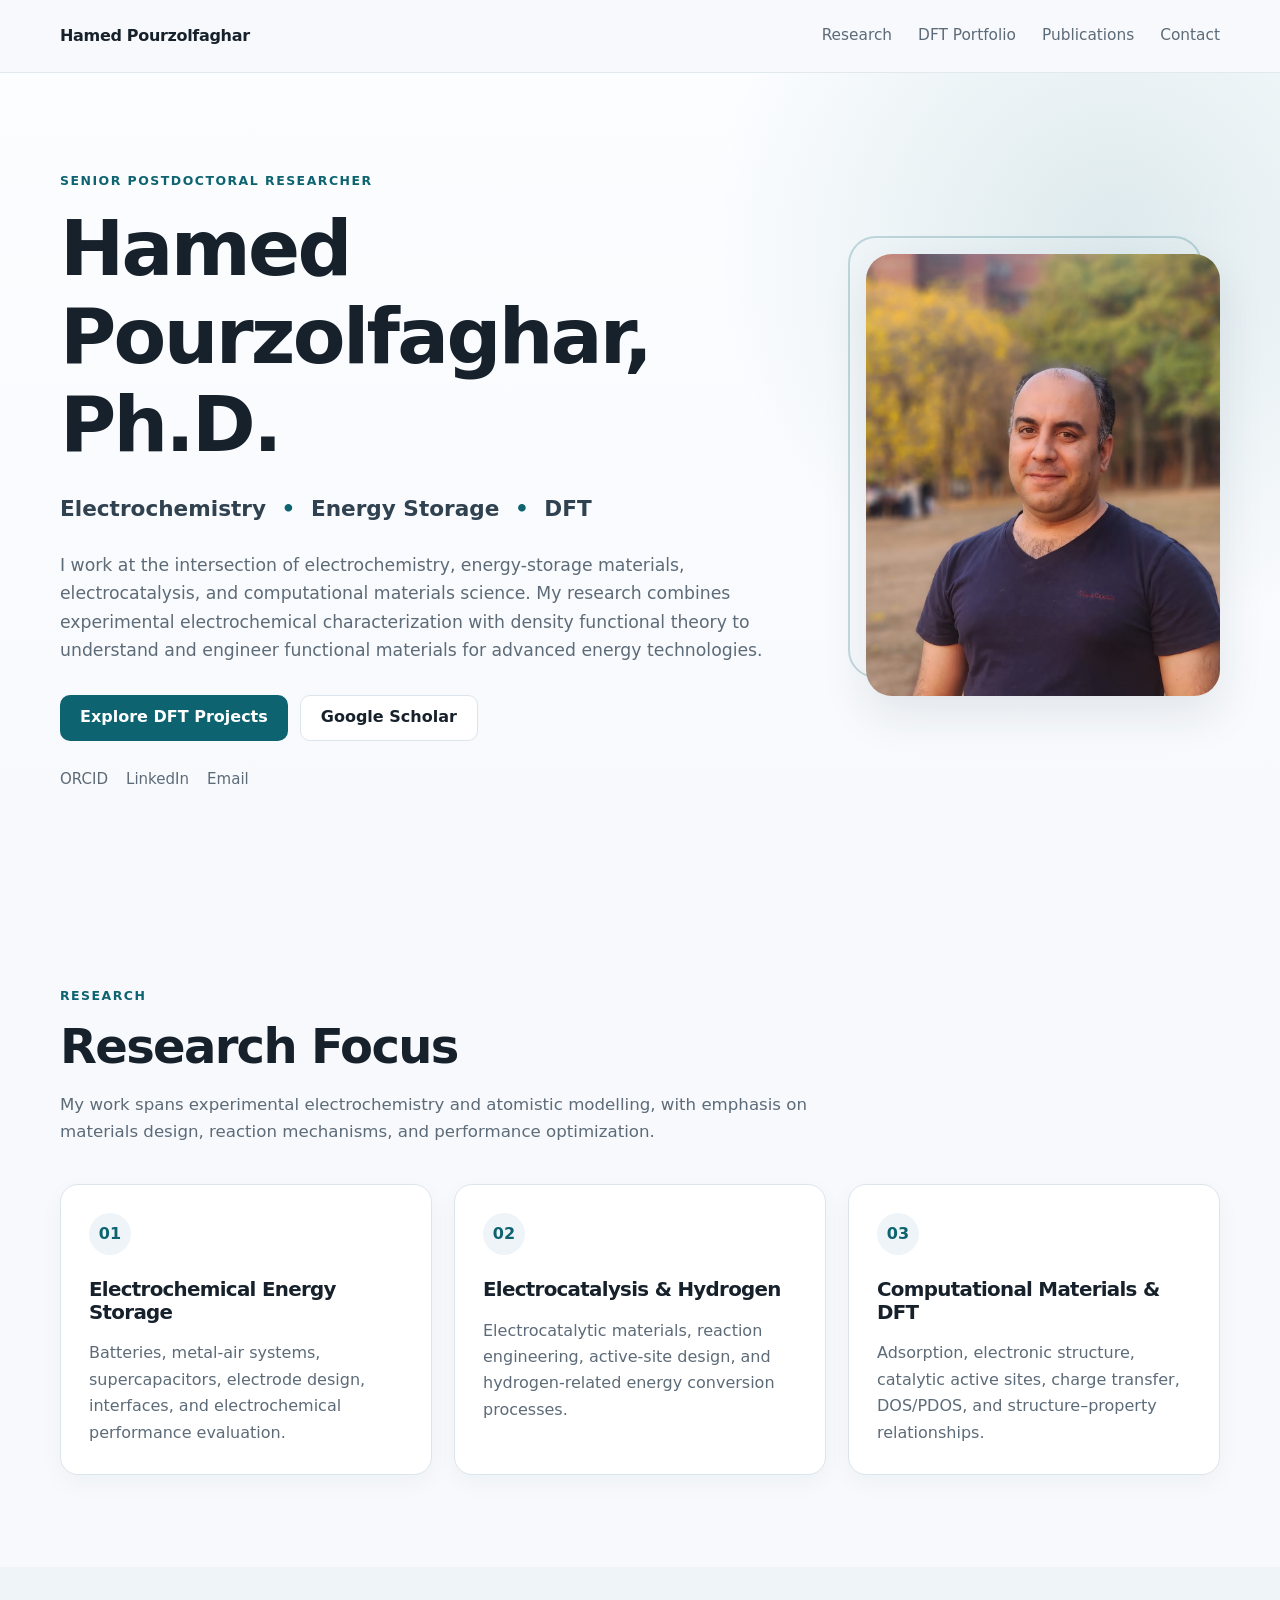
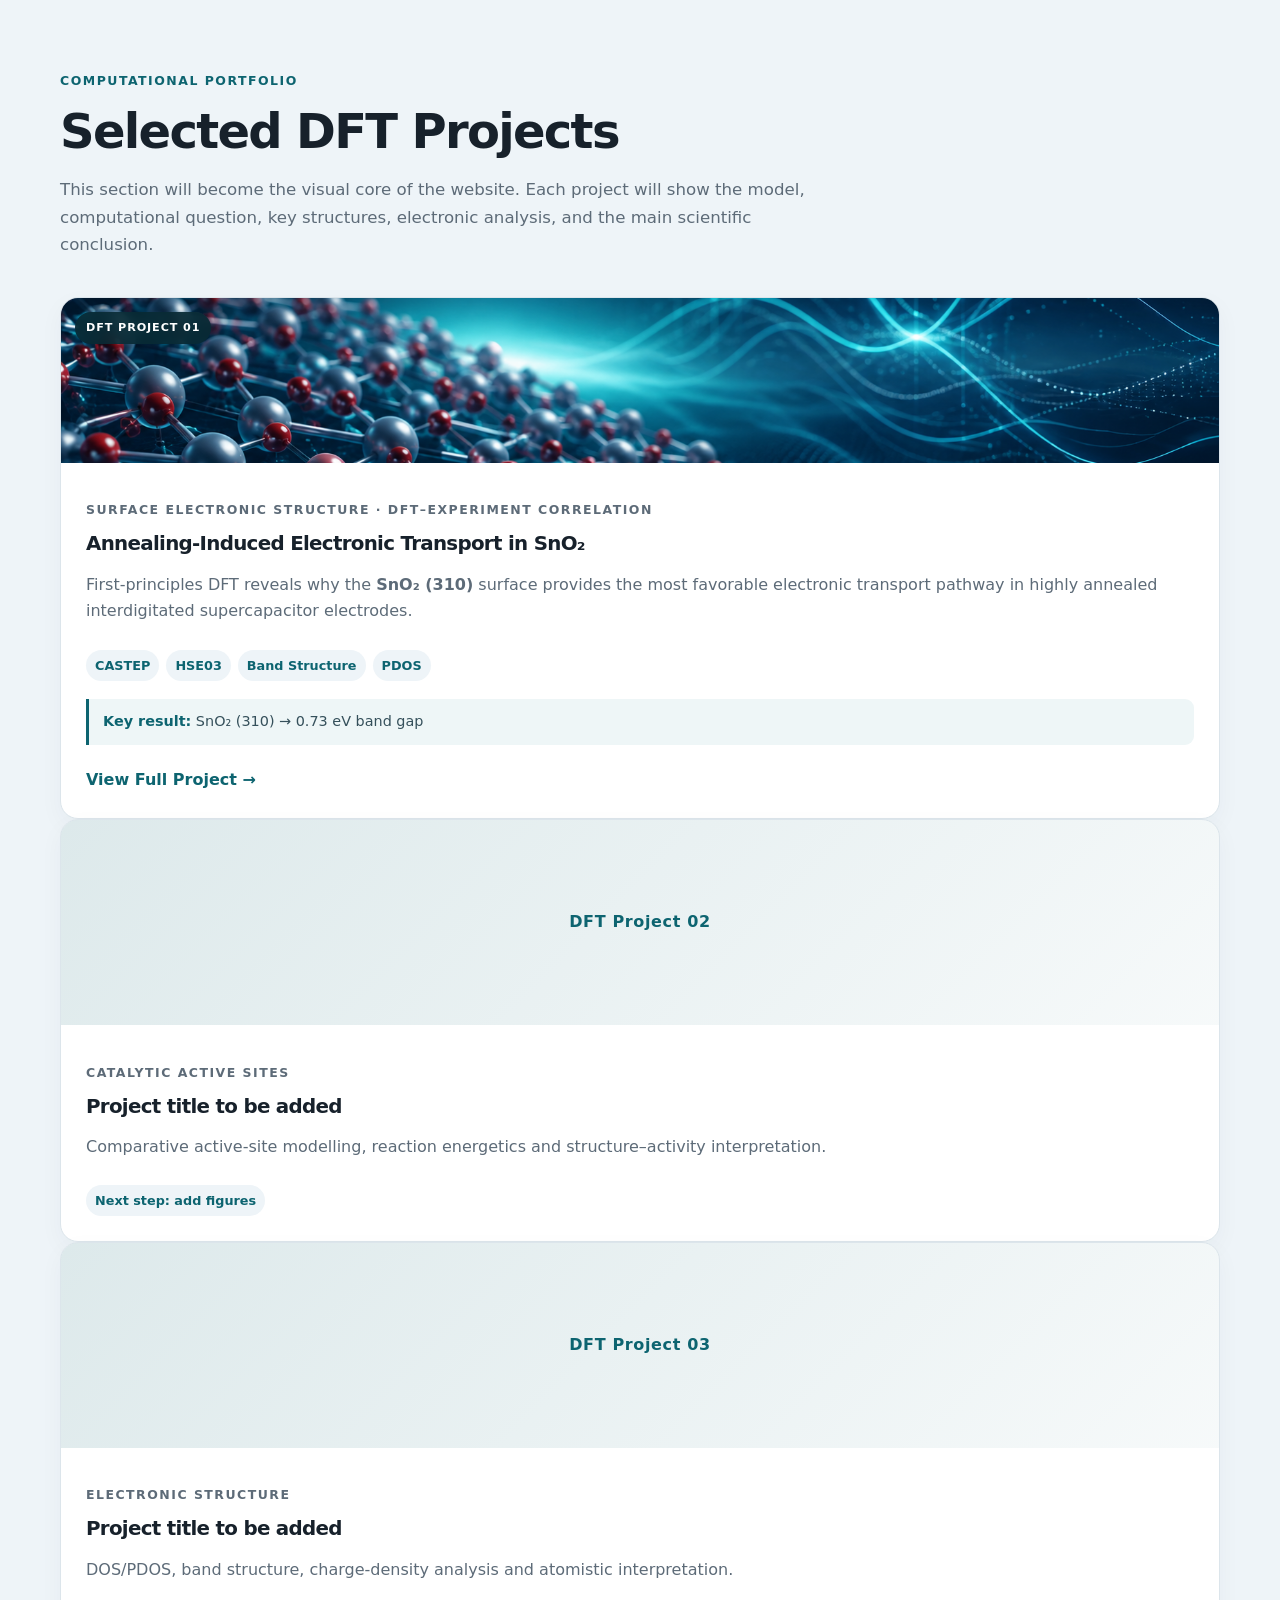
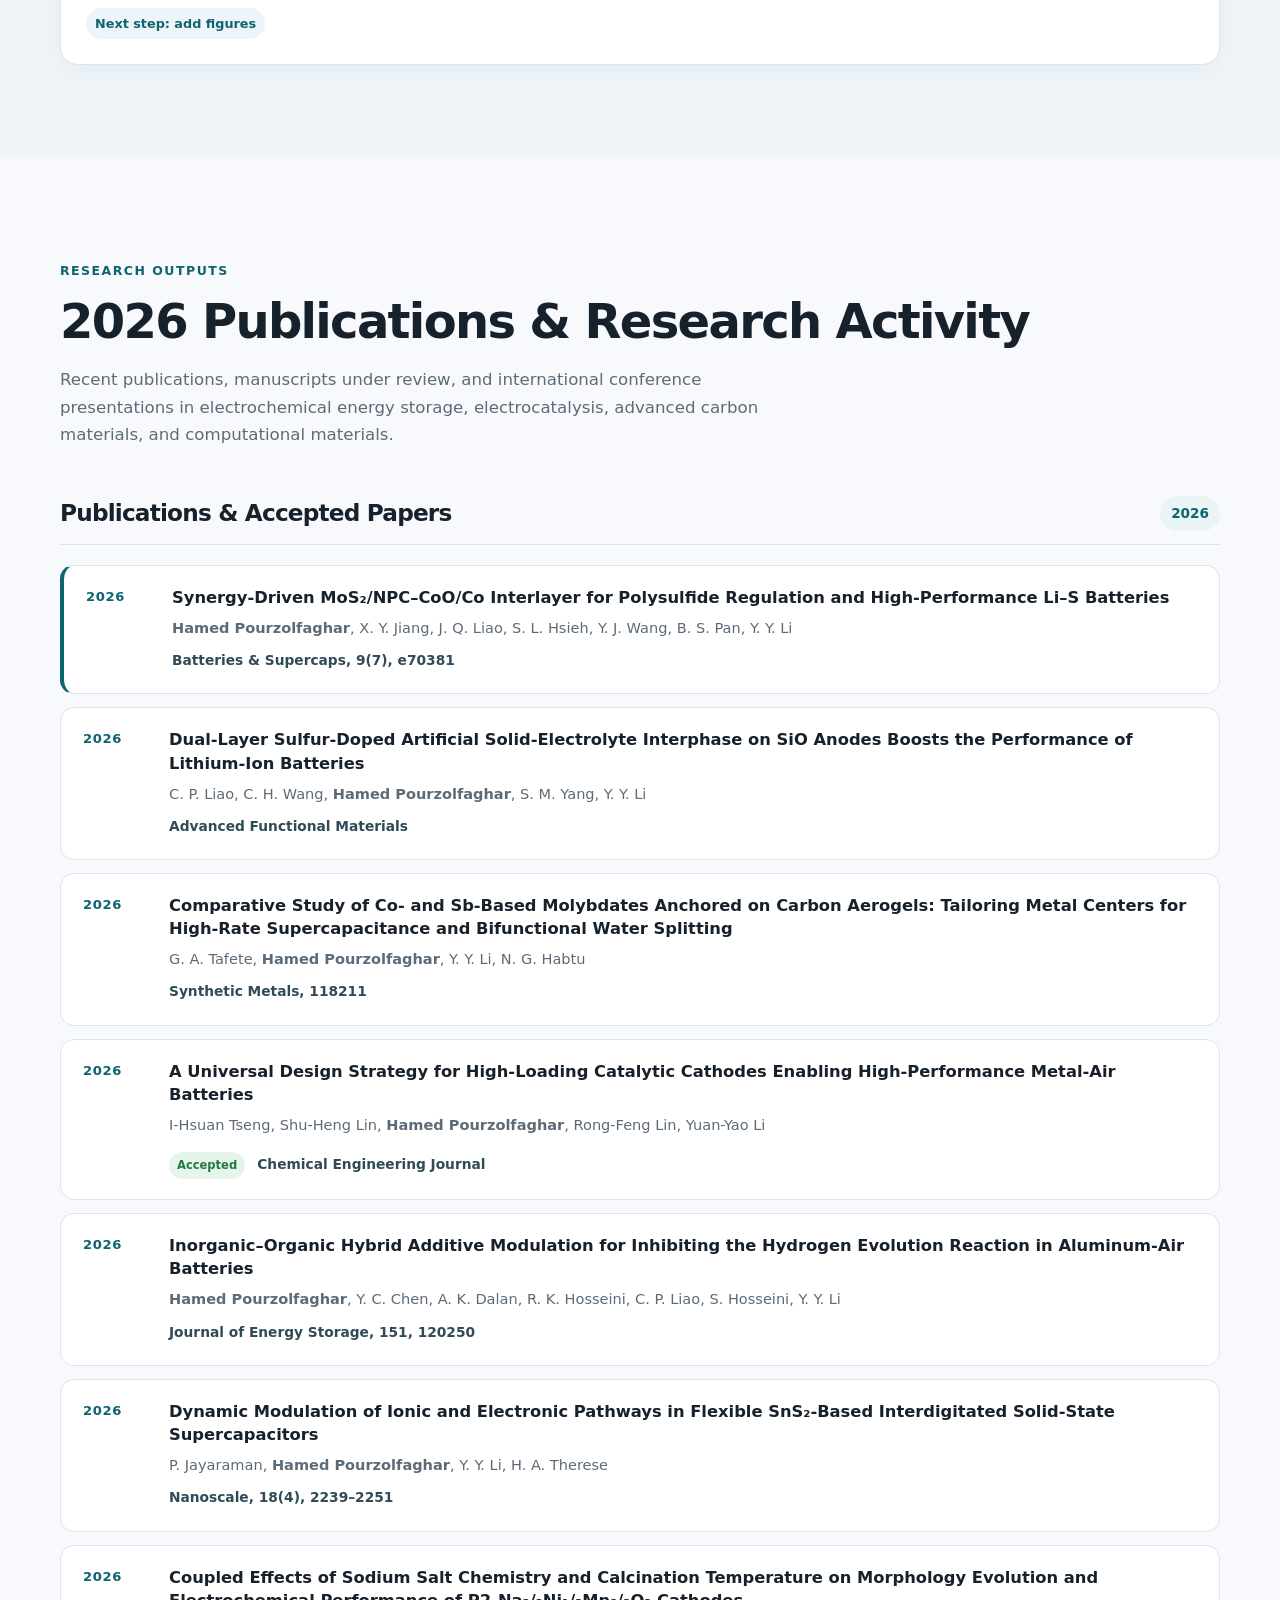
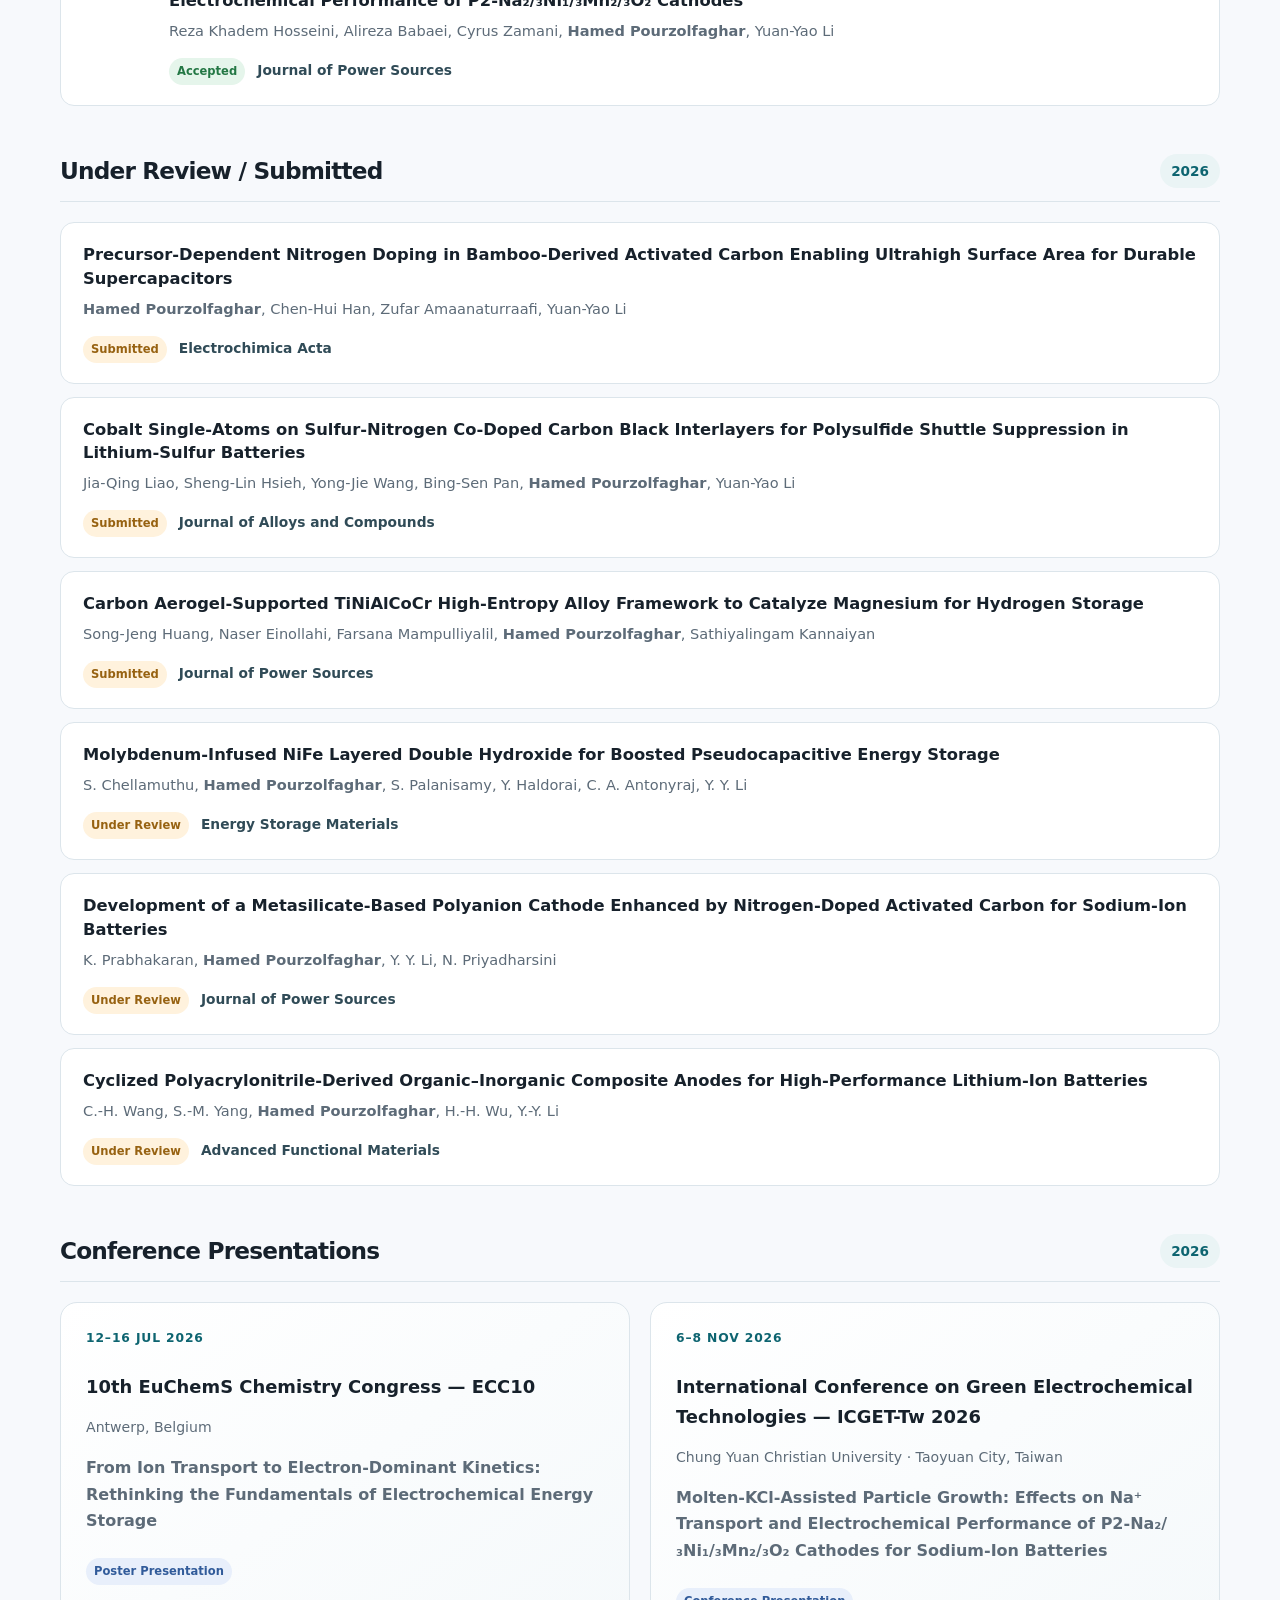
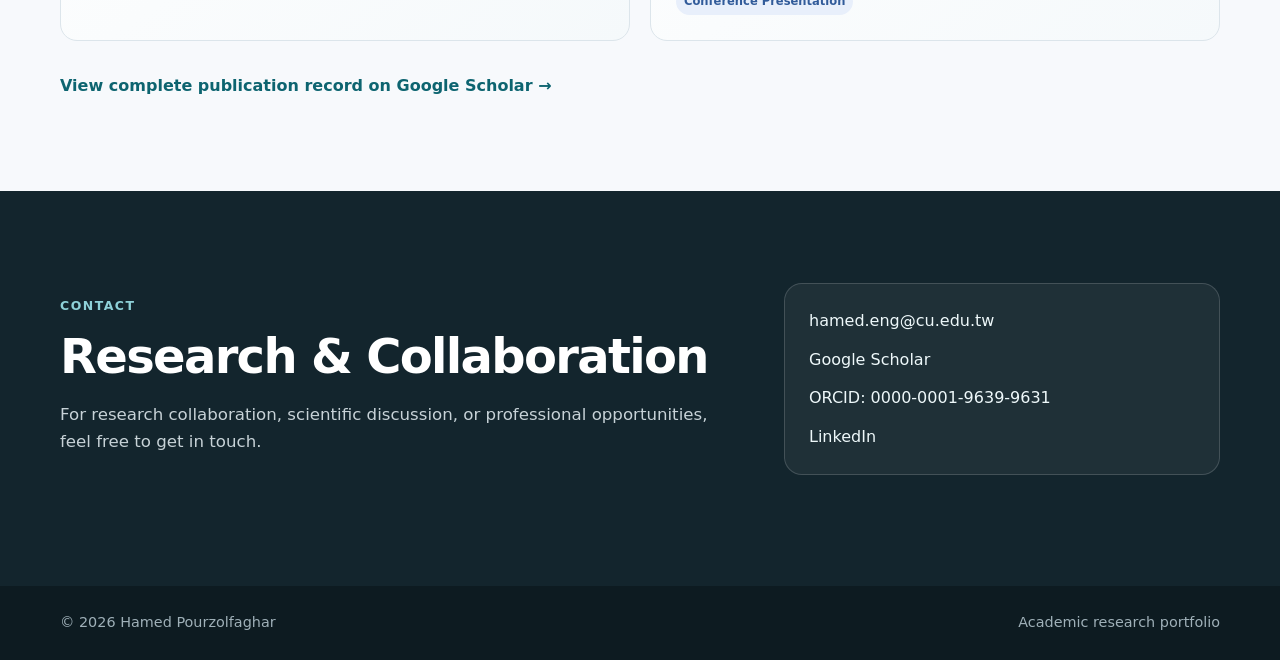
<file: index.html>
<!DOCTYPE html>
<html lang="en">
<head>
  <meta charset="UTF-8">
  <meta name="viewport" content="width=device-width, initial-scale=1.0">
  <meta name="description" content="Hamed Pourzolfaghar — Senior Postdoctoral Researcher in Electrochemistry, Energy Storage and Density Functional Theory (DFT).">
  <title>Hamed Pourzolfaghar | Researcher</title>
  <link rel="stylesheet" href="style.css">
</head>
<body>
  <header class="site-header">
    <div class="container nav-wrap">
      <a class="brand" href="#home">Hamed Pourzolfaghar</a>
      <nav class="nav" aria-label="Main navigation">
        <a href="#research">Research</a>
        <a href="#dft">DFT Portfolio</a>
        <a href="#publications">Publications</a>
        <a href="#contact">Contact</a>
      </nav>
    </div>
  </header>

  <main>
    <section class="hero" id="home">
      <div class="container hero-grid">
        <div class="hero-copy">
          <p class="eyebrow">Senior Postdoctoral Researcher</p>
          <h1>Hamed Pourzolfaghar, Ph.D.</h1>
          <p class="tagline">Electrochemistry <span>•</span> Energy Storage <span>•</span> DFT</p>
          <p class="intro">
            I work at the intersection of electrochemistry, energy-storage materials,
            electrocatalysis, and computational materials science. My research combines
            experimental electrochemical characterization with density functional theory
            to understand and engineer functional materials for advanced energy technologies.
          </p>
          <div class="hero-actions">
            <a class="btn primary" href="#dft">Explore DFT Projects</a>
            <a class="btn secondary" href="https://scholar.google.com/citations?user=iEouX6wAAAAJ&hl=en" target="_blank" rel="noopener">Google Scholar</a>
          </div>
          <div class="profile-links">
            <a href="https://orcid.org/0000-0001-9639-9631" target="_blank" rel="noopener">ORCID</a>
            <a href="https://www.linkedin.com/in/hamed-pourzolfaghar-phd-41b83231/" target="_blank" rel="noopener">LinkedIn</a>
            <a href="mailto:hamed.eng@cu.edu.tw">Email</a>
          </div>
        </div>

        <div class="hero-photo-wrap">
          <img class="hero-photo" src="hamed-pourzolfaghar.jpg" alt="Portrait of Hamed Pourzolfaghar">
        </div>
      </div>
    </section>

    <section class="section" id="research">
      <div class="container">
        <p class="section-kicker">Research</p>
        <h2>Research Focus</h2>
        <p class="section-lead">
          My work spans experimental electrochemistry and atomistic modelling, with emphasis
          on materials design, reaction mechanisms, and performance optimization.
        </p>

        <div class="card-grid three">
          <article class="card">
            <div class="card-number">01</div>
            <h3>Electrochemical Energy Storage</h3>
            <p>Batteries, metal-air systems, supercapacitors, electrode design, interfaces, and electrochemical performance evaluation.</p>
          </article>

          <article class="card">
            <div class="card-number">02</div>
            <h3>Electrocatalysis & Hydrogen</h3>
            <p>Electrocatalytic materials, reaction engineering, active-site design, and hydrogen-related energy conversion processes.</p>
          </article>

          <article class="card">
            <div class="card-number">03</div>
            <h3>Computational Materials & DFT</h3>
            <p>Adsorption, electronic structure, catalytic active sites, charge transfer, DOS/PDOS, and structure–property relationships.</p>
          </article>
        </div>
      </div>
    </section>

    <section class="section alt" id="dft">
      <div class="container">
        <p class="section-kicker">Computational Portfolio</p>
        <h2>Selected DFT Projects</h2>
        <p class="section-lead">
          This section will become the visual core of the website. Each project will show
          the model, computational question, key structures, electronic analysis, and the
          main scientific conclusion.
        </p>

<article class="project-card dft-feature-card">

  <a class="project-image-link"
     href="dft-project-1.html"
     aria-label="View DFT Project 1">

    <div class="project-image-wrap">
      <img
  class="project-image"
  src="dft-project-cover.png"
  alt="Computational materials and DFT research">

      <div class="project-image-overlay">
        <span>Explore Project →</span>
      </div>

      <div class="project-number-badge">
        DFT PROJECT 01
      </div>
    </div>

  </a>

  <div class="project-content">

    <p class="project-type">
      Surface Electronic Structure · DFT–Experiment Correlation
    </p>

    <h3>
      Annealing-Induced Electronic Transport in SnO₂
    </h3>

    <p>
      First-principles DFT reveals why the
      <strong>SnO₂ (310)</strong> surface provides the most favorable
      electronic transport pathway in highly annealed interdigitated
      supercapacitor electrodes.
    </p>

    <div class="project-tags">
      <span class="status">CASTEP</span>
      <span class="status">HSE03</span>
      <span class="status">Band Structure</span>
      <span class="status">PDOS</span>
    </div>

    <div class="project-highlight">
      <strong>Key result:</strong>
      SnO₂ (310) → 0.73 eV band gap
    </div>

    <a class="text-link project-view-link"
       href="dft-project-1.html">
      View Full Project →
    </a>

  </div>
</article>

          <article class="project-card">
            <div class="project-placeholder">DFT Project 02</div>
            <div class="project-content">
              <p class="project-type">Catalytic Active Sites</p>
              <h3>Project title to be added</h3>
              <p>Comparative active-site modelling, reaction energetics and structure–activity interpretation.</p>
              <span class="status">Next step: add figures</span>
            </div>
          </article>

          <article class="project-card">
            <div class="project-placeholder">DFT Project 03</div>
            <div class="project-content">
              <p class="project-type">Electronic Structure</p>
              <h3>Project title to be added</h3>
              <p>DOS/PDOS, band structure, charge-density analysis and atomistic interpretation.</p>
              <span class="status">Next step: add figures</span>
            </div>
          </article>
        </div>
      </div>
    </section>

   <section class="section" id="publications">
  <div class="container">

    <p class="section-kicker">Research Outputs</p>
    <h2>2026 Publications & Research Activity</h2>

    <p class="section-lead">
      Recent publications, manuscripts under review, and international
      conference presentations in electrochemical energy storage,
      electrocatalysis, advanced carbon materials, and computational materials.
    </p>

    <!-- =========================
         PUBLISHED / ACCEPTED
         ========================= -->

    <div class="output-group">

      <div class="output-heading">
        <h3>Publications & Accepted Papers</h3>
        <span class="output-count">2026</span>
      </div>

      <div class="publication-list">

        <article class="publication-item featured-output">
          <div class="publication-year">2026</div>
          <div>
            <h4>
              Synergy-Driven MoS₂/NPC–CoO/Co Interlayer for Polysulfide
              Regulation and High-Performance Li–S Batteries
            </h4>
            <p>
              <strong>Hamed Pourzolfaghar</strong>, X. Y. Jiang, J. Q. Liao,
              S. L. Hsieh, Y. J. Wang, B. S. Pan, Y. Y. Li
            </p>
            <span class="journal-name">Batteries & Supercaps, 9(7), e70381</span>
          </div>
        </article>


        <article class="publication-item">
          <div class="publication-year">2026</div>
          <div>
            <h4>
              Dual-Layer Sulfur-Doped Artificial Solid-Electrolyte Interphase
              on SiO Anodes Boosts the Performance of Lithium-Ion Batteries
            </h4>
            <p>
              C. P. Liao, C. H. Wang, <strong>Hamed Pourzolfaghar</strong>,
              S. M. Yang, Y. Y. Li
            </p>
            <span class="journal-name">Advanced Functional Materials</span>
          </div>
        </article>


        <article class="publication-item">
          <div class="publication-year">2026</div>
          <div>
            <h4>
              Comparative Study of Co- and Sb-Based Molybdates Anchored on
              Carbon Aerogels: Tailoring Metal Centers for High-Rate
              Supercapacitance and Bifunctional Water Splitting
            </h4>
            <p>
              G. A. Tafete, <strong>Hamed Pourzolfaghar</strong>,
              Y. Y. Li, N. G. Habtu
            </p>
            <span class="journal-name">Synthetic Metals, 118211</span>
          </div>
        </article>


        <article class="publication-item">
          <div class="publication-year">2026</div>
          <div>
            <h4>
              A Universal Design Strategy for High-Loading Catalytic Cathodes
              Enabling High-Performance Metal-Air Batteries
            </h4>
            <p>
              I-Hsuan Tseng, Shu-Heng Lin,
              <strong>Hamed Pourzolfaghar</strong>,
              Rong-Feng Lin, Yuan-Yao Li
            </p>
            <span class="status accepted">Accepted</span>
            <span class="journal-name">Chemical Engineering Journal</span>
          </div>
        </article>


        <article class="publication-item">
          <div class="publication-year">2026</div>
          <div>
            <h4>
              Inorganic–Organic Hybrid Additive Modulation for Inhibiting the
              Hydrogen Evolution Reaction in Aluminum-Air Batteries
            </h4>
            <p>
              <strong>Hamed Pourzolfaghar</strong>, Y. C. Chen,
              A. K. Dalan, R. K. Hosseini, C. P. Liao, S. Hosseini,
              Y. Y. Li
            </p>
            <span class="journal-name">
              Journal of Energy Storage, 151, 120250
            </span>
          </div>
        </article>


        <article class="publication-item">
          <div class="publication-year">2026</div>
          <div>
            <h4>
              Dynamic Modulation of Ionic and Electronic Pathways in Flexible
              SnS₂-Based Interdigitated Solid-State Supercapacitors
            </h4>
            <p>
              P. Jayaraman, <strong>Hamed Pourzolfaghar</strong>,
              Y. Y. Li, H. A. Therese
            </p>
            <span class="journal-name">
              Nanoscale, 18(4), 2239–2251
            </span>
          </div>
        </article>


        <article class="publication-item">
          <div class="publication-year">2026</div>
          <div>
            <h4>
              Coupled Effects of Sodium Salt Chemistry and Calcination
              Temperature on Morphology Evolution and Electrochemical
              Performance of P2-Na₂/₃Ni₁/₃Mn₂/₃O₂ Cathodes
            </h4>
            <p>
              Reza Khadem Hosseini, Alireza Babaei, Cyrus Zamani,
              <strong>Hamed Pourzolfaghar</strong>, Yuan-Yao Li
            </p>
            <span class="status accepted">Accepted</span>
            <span class="journal-name">Journal of Power Sources</span>
          </div>
        </article>

      </div>
    </div>


    <!-- =========================
         UNDER REVIEW / SUBMITTED
         ========================= -->

    <div class="output-group">

      <div class="output-heading">
        <h3>Under Review / Submitted</h3>
        <span class="output-count">2026</span>
      </div>

      <div class="publication-list compact">

        <article class="publication-item">
          <div>
            <h4>
              Precursor-Dependent Nitrogen Doping in Bamboo-Derived Activated
              Carbon Enabling Ultrahigh Surface Area for Durable Supercapacitors
            </h4>
            <p>
              <strong>Hamed Pourzolfaghar</strong>, Chen-Hui Han,
              Zufar Amaanaturraafi, Yuan-Yao Li
            </p>
            <span class="status review">Submitted</span>
            <span class="journal-name">Electrochimica Acta</span>
          </div>
        </article>


        <article class="publication-item">
          <div>
            <h4>
              Cobalt Single-Atoms on Sulfur-Nitrogen Co-Doped Carbon Black
              Interlayers for Polysulfide Shuttle Suppression in
              Lithium-Sulfur Batteries
            </h4>
            <p>
              Jia-Qing Liao, Sheng-Lin Hsieh, Yong-Jie Wang,
              Bing-Sen Pan, <strong>Hamed Pourzolfaghar</strong>,
              Yuan-Yao Li
            </p>
            <span class="status review">Submitted</span>
            <span class="journal-name">
              Journal of Alloys and Compounds
            </span>
          </div>
        </article>


        <article class="publication-item">
          <div>
            <h4>
              Carbon Aerogel-Supported TiNiAlCoCr High-Entropy Alloy Framework
              to Catalyze Magnesium for Hydrogen Storage
            </h4>
            <p>
              Song-Jeng Huang, Naser Einollahi, Farsana Mampulliyalil,
              <strong>Hamed Pourzolfaghar</strong>,
              Sathiyalingam Kannaiyan
            </p>
            <span class="status review">Submitted</span>
            <span class="journal-name">Journal of Power Sources</span>
          </div>
        </article>


        <article class="publication-item">
          <div>
            <h4>
              Molybdenum-Infused NiFe Layered Double Hydroxide for Boosted
              Pseudocapacitive Energy Storage
            </h4>
            <p>
              S. Chellamuthu, <strong>Hamed Pourzolfaghar</strong>,
              S. Palanisamy, Y. Haldorai, C. A. Antonyraj, Y. Y. Li
            </p>
            <span class="status review">Under Review</span>
            <span class="journal-name">Energy Storage Materials</span>
          </div>
        </article>


        <article class="publication-item">
          <div>
            <h4>
              Development of a Metasilicate-Based Polyanion Cathode Enhanced
              by Nitrogen-Doped Activated Carbon for Sodium-Ion Batteries
            </h4>
            <p>
              K. Prabhakaran, <strong>Hamed Pourzolfaghar</strong>,
              Y. Y. Li, N. Priyadharsini
            </p>
            <span class="status review">Under Review</span>
            <span class="journal-name">Journal of Power Sources</span>
          </div>
        </article>


        <article class="publication-item">
          <div>
            <h4>
              Cyclized Polyacrylonitrile-Derived Organic–Inorganic Composite
              Anodes for High-Performance Lithium-Ion Batteries
            </h4>
            <p>
              C.-H. Wang, S.-M. Yang,
              <strong>Hamed Pourzolfaghar</strong>,
              H.-H. Wu, Y.-Y. Li
            </p>
            <span class="status review">Under Review</span>
            <span class="journal-name">
              Advanced Functional Materials
            </span>
          </div>
        </article>

      </div>
    </div>


    <!-- =========================
         CONFERENCES
         ========================= -->

    <div class="output-group">

      <div class="output-heading">
        <h3>Conference Presentations</h3>
        <span class="output-count">2026</span>
      </div>

      <div class="conference-grid">

        <article class="conference-card">
          <div class="conference-date">12–16 JUL 2026</div>

          <h4>10th EuChemS Chemistry Congress — ECC10</h4>

          <p class="conference-location">
            Antwerp, Belgium
          </p>

          <p>
            <strong>
              From Ion Transport to Electron-Dominant Kinetics:
              Rethinking the Fundamentals of Electrochemical Energy Storage
            </strong>
          </p>

          <span class="status conference">Poster Presentation</span>
        </article>


        <article class="conference-card">
          <div class="conference-date">6–8 NOV 2026</div>

          <h4>
            International Conference on Green Electrochemical Technologies
            — ICGET-Tw 2026
          </h4>

          <p class="conference-location">
            Chung Yuan Christian University · Taoyuan City, Taiwan
          </p>

          <p>
            <strong>
              Molten-KCl-Assisted Particle Growth: Effects on Na⁺ Transport
              and Electrochemical Performance of
              P2-Na₂/₃Ni₁/₃Mn₂/₃O₂ Cathodes for Sodium-Ion Batteries
            </strong>
          </p>

          <span class="status conference">Conference Presentation</span>
        </article>

      </div>
    </div>


    <div class="publication-footer">
      <a class="text-link"
         href="https://scholar.google.com/citations?user=iEouX6wAAAAJ&hl=en"
         target="_blank"
         rel="noopener">
        View complete publication record on Google Scholar →
      </a>
    </div>

  </div>
</section>

    <section class="section contact-section" id="contact">
      <div class="container contact-grid">
        <div>
          <p class="section-kicker">Contact</p>
          <h2>Research & Collaboration</h2>
          <p class="section-lead">
            For research collaboration, scientific discussion, or professional opportunities,
            feel free to get in touch.
          </p>
        </div>
        <div class="contact-card">
          <a href="mailto:hamed.eng@cu.edu.tw">hamed.eng@cu.edu.tw</a>
          <a href="https://scholar.google.com/citations?user=iEouX6wAAAAJ&hl=en" target="_blank" rel="noopener">Google Scholar</a>
          <a href="https://orcid.org/0000-0001-9639-9631" target="_blank" rel="noopener">ORCID: 0000-0001-9639-9631</a>
          <a href="https://www.linkedin.com/in/hamed-pourzolfaghar-phd-41b83231/" target="_blank" rel="noopener">LinkedIn</a>
        </div>
      </div>
    </section>
  </main>

  <footer>
    <div class="container footer-wrap">
      <span>© <span id="year"></span> Hamed Pourzolfaghar</span>
      <span>Academic research portfolio</span>
    </div>
  </footer>

  <script>
    document.getElementById("year").textContent = new Date().getFullYear();
  </script>
</body>
</html>
</file>
<file: style.css>
/* Hamed Pourzolfaghar — academic portfolio */
:root {
  --bg: #f7f9fc;
  --surface: #ffffff;
  --surface-2: #eef4f8;
  --text: #17212b;
  --muted: #5d6b78;
  --accent: #0d6470;
  --accent-dark: #084c55;
  --line: #dce5eb;
  --shadow: 0 18px 45px rgba(25, 51, 64, 0.10);
  --radius: 18px;
  --max: 1160px;
}

* { box-sizing: border-box; }
html { scroll-behavior: smooth; }

body {
  margin: 0;
  font-family: Inter, ui-sans-serif, system-ui, -apple-system, BlinkMacSystemFont, "Segoe UI", sans-serif;
  color: var(--text);
  background: var(--bg);
  line-height: 1.65;
}

a { color: inherit; text-decoration: none; }
img { display: block; max-width: 100%; }

.container {
  width: min(calc(100% - 40px), var(--max));
  margin-inline: auto;
}

.site-header {
  position: sticky;
  top: 0;
  z-index: 100;
  background: rgba(247, 249, 252, 0.92);
  backdrop-filter: blur(12px);
  border-bottom: 1px solid rgba(220, 229, 235, 0.8);
}

.nav-wrap {
  min-height: 72px;
  display: flex;
  align-items: center;
  justify-content: space-between;
  gap: 30px;
}

.brand {
  font-weight: 750;
  letter-spacing: -0.02em;
}

.nav {
  display: flex;
  gap: 26px;
  color: var(--muted);
  font-size: 0.96rem;
}

.nav a:hover { color: var(--accent); }

.hero {
  padding: 86px 0 90px;
  background:
    radial-gradient(circle at 87% 20%, rgba(13, 100, 112, 0.12), transparent 31%),
    linear-gradient(180deg, #fbfdff 0%, var(--bg) 100%);
}

.hero-grid {
  display: grid;
  grid-template-columns: 1.35fr 0.65fr;
  align-items: center;
  gap: 72px;
}

.eyebrow, .section-kicker, .project-type {
  color: var(--accent);
  font-weight: 750;
  text-transform: uppercase;
  letter-spacing: 0.12em;
  font-size: 0.78rem;
}

h1, h2, h3 {
  line-height: 1.15;
  letter-spacing: -0.035em;
  margin-top: 0;
}

h1 {
  font-size: clamp(2.8rem, 6vw, 5rem);
  margin-bottom: 18px;
  max-width: 850px;
}

h2 {
  font-size: clamp(2rem, 4vw, 3rem);
  margin-bottom: 16px;
}

h3 {
  font-size: 1.24rem;
  margin-bottom: 10px;
}

.tagline {
  font-size: clamp(1.05rem, 2vw, 1.35rem);
  font-weight: 650;
  color: #304150;
}

.tagline span {
  color: var(--accent);
  padding: 0 8px;
}

.intro {
  color: var(--muted);
  font-size: 1.08rem;
  max-width: 760px;
  margin: 24px 0 30px;
}

.hero-actions {
  display: flex;
  gap: 12px;
  flex-wrap: wrap;
}

.btn {
  display: inline-flex;
  align-items: center;
  justify-content: center;
  min-height: 46px;
  padding: 0 20px;
  border-radius: 10px;
  font-weight: 700;
}

.btn.primary {
  background: var(--accent);
  color: white;
}

.btn.primary:hover { background: var(--accent-dark); }

.btn.secondary {
  background: var(--surface);
  border: 1px solid var(--line);
}

.profile-links {
  display: flex;
  gap: 18px;
  flex-wrap: wrap;
  margin-top: 26px;
  color: var(--muted);
  font-size: 0.94rem;
}

.profile-links a:hover { color: var(--accent); }

.hero-photo-wrap {
  position: relative;
}

.hero-photo-wrap::before {
  content: "";
  position: absolute;
  inset: -18px 18px 18px -18px;
  border: 2px solid rgba(13, 100, 112, 0.22);
  border-radius: 28px;
  z-index: 0;
}

.hero-photo {
  position: relative;
  z-index: 1;
  width: 100%;
  aspect-ratio: 4 / 5;
  object-fit: cover;
  object-position: 50% 34%;
  border-radius: 26px;
  box-shadow: var(--shadow);
}

.section {
  padding: 92px 0;
}

.section.alt {
  background: var(--surface-2);
}

.section-lead {
  color: var(--muted);
  max-width: 760px;
  margin-bottom: 38px;
  font-size: 1.04rem;
}

.card-grid {
  display: grid;
  gap: 22px;
}

.card-grid.three {
  grid-template-columns: repeat(3, minmax(0, 1fr));
}

.card {
  background: var(--surface);
  border: 1px solid var(--line);
  border-radius: var(--radius);
  padding: 28px;
  box-shadow: 0 8px 24px rgba(30, 54, 68, 0.04);
}

.card-number {
  width: 42px;
  height: 42px;
  display: grid;
  place-items: center;
  border-radius: 50%;
  background: var(--surface-2);
  color: var(--accent);
  font-weight: 800;
  margin-bottom: 24px;
}

.card p {
  color: var(--muted);
  margin-bottom: 0;
}

.project-grid {
  display: grid;
  grid-template-columns: repeat(3, minmax(0, 1fr));
  gap: 22px;
}

.project-card {
  overflow: hidden;
  border-radius: var(--radius);
  border: 1px solid var(--line);
  background: var(--surface);
  box-shadow: 0 8px 24px rgba(30, 54, 68, 0.04);
}

.project-placeholder {
  min-height: 205px;
  display: grid;
  place-items: center;
  background:
    linear-gradient(135deg, rgba(13,100,112,.14), rgba(13,100,112,.035)),
    repeating-linear-gradient(45deg, transparent, transparent 14px, rgba(255,255,255,.5) 14px, rgba(255,255,255,.5) 15px);
  color: var(--accent);
  font-weight: 800;
  letter-spacing: 0.04em;
}

.project-content { padding: 25px; }
.project-content p { color: var(--muted); }

.status {
  display: inline-block;
  margin-top: 8px;
  font-size: 0.8rem;
  font-weight: 700;
  color: var(--accent);
  background: var(--surface-2);
  padding: 5px 9px;
  border-radius: 999px;
}

.publication-box {
  background: var(--surface);
  border: 1px solid var(--line);
  border-radius: var(--radius);
  padding: 30px;
  max-width: 900px;
}

.publication-box p { color: var(--muted); }

.text-link {
  color: var(--accent);
  font-weight: 750;
}

.contact-section {
  background: #13252d;
  color: white;
}

.contact-section .section-kicker { color: #8ed1d8; }
.contact-section .section-lead { color: #c7d2d7; }

.contact-grid {
  display: grid;
  grid-template-columns: 1.2fr 0.8fr;
  gap: 70px;
  align-items: start;
}

.contact-card {
  display: grid;
  gap: 12px;
  padding: 24px;
  border: 1px solid rgba(255,255,255,.16);
  border-radius: var(--radius);
  background: rgba(255,255,255,.05);
}

.contact-card a {
  color: #eef8fa;
  word-break: break-word;
}

.contact-card a:hover { color: #8ed1d8; }

footer {
  background: #0d1b21;
  color: #9fb0b8;
  font-size: .9rem;
}

.footer-wrap {
  min-height: 74px;
  display: flex;
  align-items: center;
  justify-content: space-between;
  gap: 20px;
}

@media (max-width: 900px) {
  .hero-grid,
  .contact-grid {
    grid-template-columns: 1fr;
  }

  .hero-photo-wrap {
    max-width: 440px;
    order: -1;
  }

  .card-grid.three,
  .project-grid {
    grid-template-columns: 1fr;
  }

  .nav {
    gap: 14px;
    font-size: .88rem;
  }
}

@media (max-width: 650px) {
  .site-header {
    position: static;
  }

  .nav-wrap {
    align-items: flex-start;
    flex-direction: column;
    padding: 18px 0;
  }

  .nav {
    flex-wrap: wrap;
  }

  .hero {
    padding-top: 46px;
  }

  .section {
    padding: 68px 0;
  }

  .footer-wrap {
    align-items: flex-start;
    flex-direction: column;
    padding: 20px 0;
  }
}
/* =========================================================
   DFT PORTFOLIO — FEATURED PROJECT CARD
   ========================================================= */

.dft-feature-card {
  overflow: hidden;
  transition:
    transform 0.35s ease,
    box-shadow 0.35s ease,
    border-color 0.35s ease;
}

.dft-feature-card:hover {
  transform: translateY(-7px);
  box-shadow: 0 22px 48px rgba(24, 57, 70, 0.14);
  border-color: rgba(13, 100, 112, 0.28);
}

/* Image */

.project-image-link {
  display: block;
}

.project-image-wrap {
  position: relative;
  overflow: hidden;
  aspect-ratio: 16 / 9;
  background: #eef4f8;
}

.project-image {
  width: 100%;
  height: 100%;
  object-fit: cover;
  display: block;
  transition:
    transform 0.55s ease,
    filter 0.55s ease;
}

.dft-feature-card:hover .project-image {
  transform: scale(1.045);
  filter: brightness(0.88);
}

/* Overlay */

.project-image-overlay {
  position: absolute;
  inset: 0;
  display: flex;
  align-items: center;
  justify-content: center;

  background: linear-gradient(
    180deg,
    rgba(6, 28, 36, 0.02),
    rgba(6, 28, 36, 0.68)
  );

  opacity: 0;
  transition: opacity 0.35s ease;
}

.project-image-overlay span {
  color: white;
  font-weight: 800;
  font-size: 1rem;

  padding: 10px 17px;
  border: 1px solid rgba(255,255,255,0.55);
  border-radius: 999px;

  background: rgba(255,255,255,0.12);
  backdrop-filter: blur(6px);

  transform: translateY(12px);
  transition: transform 0.35s ease;
}

.dft-feature-card:hover .project-image-overlay {
  opacity: 1;
}

.dft-feature-card:hover .project-image-overlay span {
  transform: translateY(0);
}

/* Project number */

.project-number-badge {
  position: absolute;
  top: 14px;
  left: 14px;

  padding: 7px 11px;

  border-radius: 999px;

  background: rgba(8, 43, 53, 0.90);
  color: white;

  font-size: 0.70rem;
  font-weight: 800;
  letter-spacing: 0.08em;

  backdrop-filter: blur(6px);
}

/* Tags */

.project-tags {
  display: flex;
  flex-wrap: wrap;
  gap: 7px;
  margin: 17px 0;
}

/* Scientific highlight */

.project-highlight {
  margin: 18px 0;

  padding: 11px 14px;

  border-left: 3px solid var(--accent);

  background: #eef6f7;

  color: #35505b;

  font-size: 0.90rem;

  border-radius: 0 9px 9px 0;
}

.project-highlight strong {
  color: var(--accent);
}

/* View project */

.project-view-link {
  display: inline-block;
  margin-top: 4px;
  transition: transform 0.25s ease;
}

.project-view-link:hover {
  transform: translateX(5px);
}


/* Mobile */

@media (max-width: 650px) {

  .dft-feature-card:hover {
    transform: none;
  }

  .project-image-overlay {
    display: none;
  }

}
/* Compact DFT project cover image */

.project-image-wrap {
  height: 165px;
  aspect-ratio: auto;
}

.project-image {
  width: 100%;
  height: 100%;
  object-fit: cover;
  object-position: center;
}

@media (max-width: 650px) {
  .project-image-wrap {
    height: 145px;
  }
}
/* =========================================================
   PUBLICATIONS / RESEARCH OUTPUTS
   ========================================================= */

.output-group {
  margin-top: 48px;
}

.output-heading {
  display: flex;
  justify-content: space-between;
  align-items: center;
  gap: 20px;

  padding-bottom: 13px;
  margin-bottom: 20px;

  border-bottom: 1px solid var(--line);
}

.output-heading h3 {
  margin: 0;
  font-size: 1.45rem;
}

.output-count {
  color: var(--accent);
  font-weight: 800;
  font-size: .85rem;

  background: #eaf4f5;
  padding: 6px 11px;
  border-radius: 999px;
}


/* Publication cards */

.publication-list {
  display: grid;
  gap: 13px;
}

.publication-item {
  display: grid;
  grid-template-columns: 68px 1fr;
  gap: 18px;

  background: var(--surface);

  padding: 20px 22px;

  border: 1px solid var(--line);
  border-radius: 14px;

  transition:
    transform .25s ease,
    box-shadow .25s ease,
    border-color .25s ease;
}

.publication-item:hover {
  transform: translateX(4px);
  border-color: rgba(13,100,112,.28);
  box-shadow: 0 10px 24px rgba(30,54,68,.07);
}

.publication-list.compact .publication-item {
  grid-template-columns: 1fr;
}

.publication-year {
  color: var(--accent);
  font-size: .82rem;
  font-weight: 850;
  letter-spacing: .05em;
}

.publication-item h4 {
  font-size: 1.02rem;
  line-height: 1.42;
  margin: 0 0 7px;
}

.publication-item p {
  color: var(--muted);
  margin: 0 0 7px;
  font-size: .91rem;
}

.featured-output {
  border-left: 4px solid var(--accent);
}

.journal-name {
  display: inline-block;

  color: #304b57;
  font-size: .86rem;
  font-weight: 700;

  margin-right: 8px;
}


/* Status labels */

.status.accepted,
.status.review,
.status.conference {
  display: inline-block;

  padding: 4px 8px;
  margin-right: 7px;

  border-radius: 999px;

  font-size: .72rem;
  font-weight: 800;
}

.status.accepted {
  background: #e5f5eb;
  color: #237744;
}

.status.review {
  background: #fff2dd;
  color: #976211;
}

.status.conference {
  background: #e8effb;
  color: #315b9a;
}


/* Conferences */

.conference-grid {
  display: grid;
  grid-template-columns: repeat(2, minmax(0, 1fr));
  gap: 20px;
}

.conference-card {
  position: relative;

  background:
    linear-gradient(
      145deg,
      #ffffff,
      #f5f9fb
    );

  border: 1px solid var(--line);
  border-radius: 17px;

  padding: 25px;

  transition:
    transform .3s ease,
    box-shadow .3s ease;
}

.conference-card:hover {
  transform: translateY(-5px);
  box-shadow: 0 18px 36px rgba(30,54,68,.09);
}

.conference-date {
  color: var(--accent);
  font-size: .77rem;
  font-weight: 850;
  letter-spacing: .07em;

  margin-bottom: 12px;
}

.conference-card h4 {
  margin-bottom: 8px;
  font-size: 1.12rem;
}

.conference-card p {
  color: var(--muted);
}

.conference-location {
  font-size: .88rem;
}

.publication-footer {
  margin-top: 32px;
}


/* Mobile */

@media (max-width: 700px) {

  .publication-item {
    grid-template-columns: 1fr;
  }

  .conference-grid {
    grid-template-columns: 1fr;
  }

}
</file>
